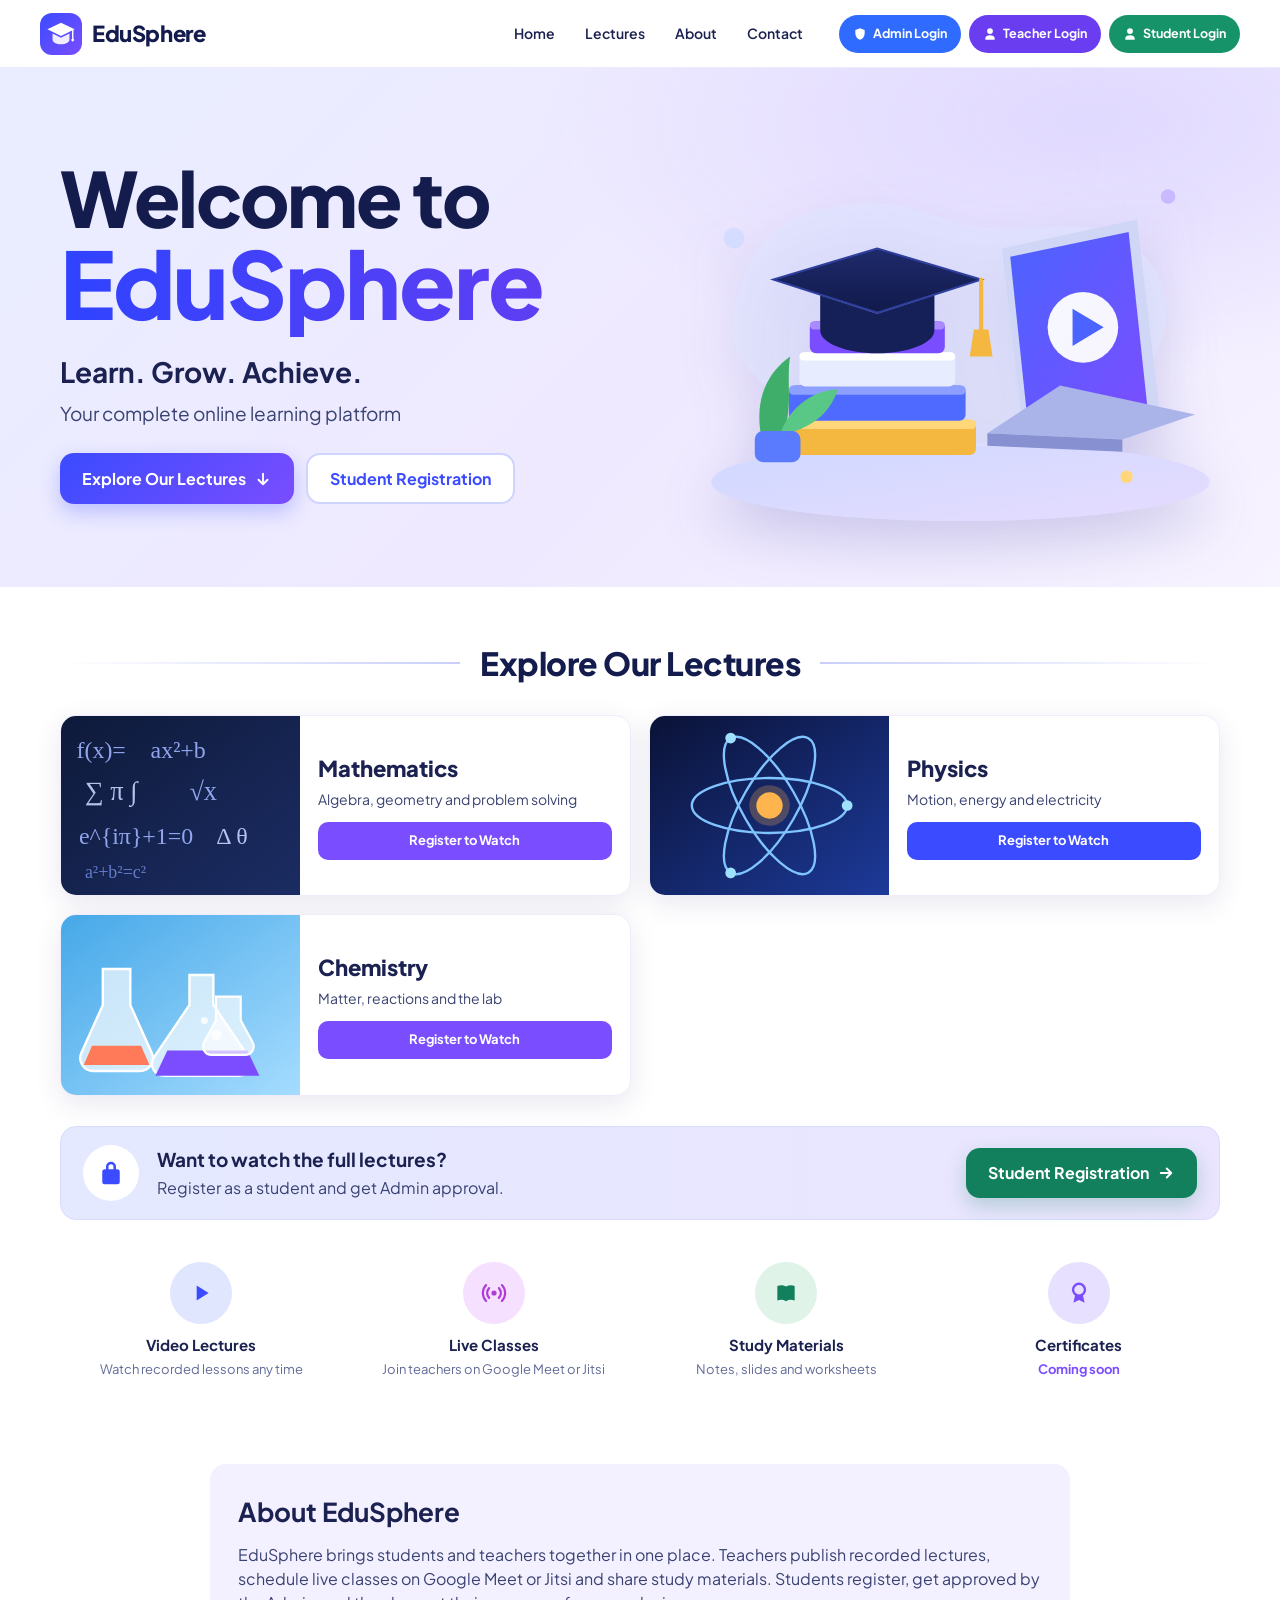
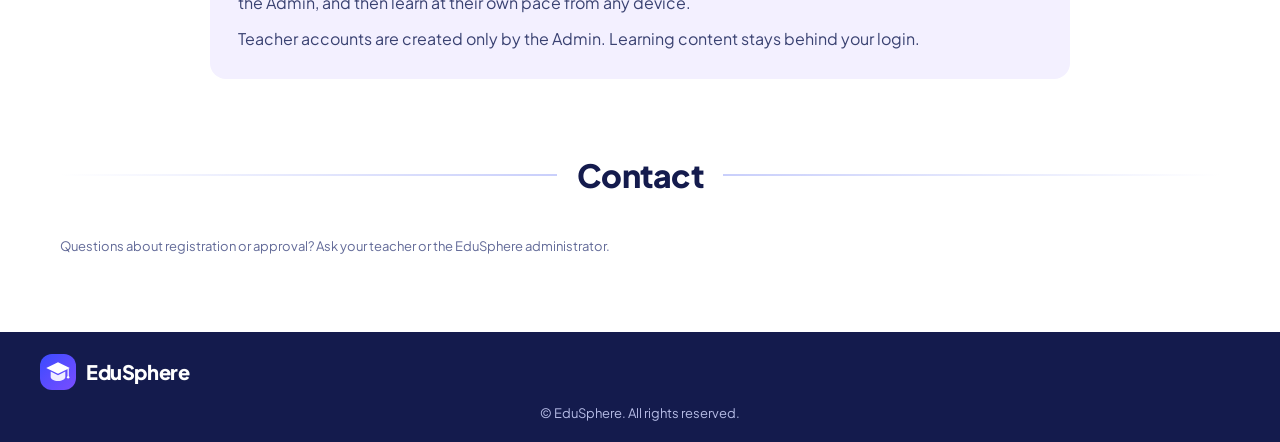
<file: index.html>
<!doctype html>
<html lang="en">
<head>
<meta charset="utf-8">
<meta name="viewport" content="width=device-width, initial-scale=1">
<meta name="theme-color" content="#3b4bff">
<meta name="description" content="EduSphere - video lectures, live classes and study materials for approved students.">
<title>EduSphere | Learn. Grow. Achieve.</title>
<link rel="icon" href="assets/favicon.svg" type="image/svg+xml">
<meta name="mobile-web-app-capable" content="yes">
<meta name="apple-mobile-web-app-capable" content="yes">
<link rel="manifest" href="manifest.webmanifest">
<link rel="apple-touch-icon" href="assets/apple-touch-icon.png">
<link rel="preconnect" href="https://fonts.googleapis.com">
<link rel="preconnect" href="https://fonts.gstatic.com" crossorigin>
<link href="https://fonts.googleapis.com/css2?family=Plus+Jakarta+Sans:wght@400;500;600;700;800&display=swap" rel="stylesheet">
<link rel="stylesheet" href="css/styles.css?v=20261120-playlist-fullscreen-2">
</head>
<body data-view="site">
<a class="skip" href="#main">Skip to content</a>

<!-- =================== PUBLIC SITE =================== -->
<div id="site">
<header class="site-header" id="top">
  <a class="brand" href="#home" aria-label="EduSphere home"><span class="brand-mark"><img src="assets/logo.svg" alt="" width="30" height="30"></span><span>EduSphere</span></a>
  <button class="menu-toggle" id="menuToggle" aria-label="Open menu" aria-expanded="false" aria-controls="mainNav"><span></span><span></span><span></span></button>
  <nav class="main-nav" id="mainNav" aria-label="Main">
    <a href="#home">Home</a><a href="#lectures">Lectures</a><a href="#about">About</a><a href="#contact">Contact</a>
    <span class="nav-logins">
      <button class="pill pill-admin" data-login="admin" type="button"><svg viewBox="0 0 24 24" width="14" height="14" aria-hidden="true"><path fill="currentColor" d="M12 2 4 5v6c0 5 3.4 9.3 8 11 4.6-1.7 8-6 8-11V5l-8-3Z"/></svg>Admin Login</button>
      <button class="pill pill-teacher" data-login="teacher" type="button"><svg viewBox="0 0 24 24" width="14" height="14" aria-hidden="true"><path fill="currentColor" d="M12 12a5 5 0 1 0 0-10 5 5 0 0 0 0 10Zm0 2c-4.4 0-8 2.2-8 5v3h16v-3c0-2.8-3.6-5-8-5Z"/></svg>Teacher Login</button>
      <button class="pill pill-student" data-login="student" type="button"><svg viewBox="0 0 24 24" width="14" height="14" aria-hidden="true"><path fill="currentColor" d="M12 12a5 5 0 1 0 0-10 5 5 0 0 0 0 10Zm0 2c-4.4 0-8 2.2-8 5v3h16v-3c0-2.8-3.6-5-8-5Z"/></svg>Student Login</button>
    </span>
  </nav>
</header>

<main id="main">
<section class="hero" id="home">
  <div class="hero-inner">
    <div class="hero-copy">
      <h1><span class="h1-a">Welcome to</span><span class="h1-b">EduSphere</span></h1>
      <p class="tag">Learn. Grow. Achieve.</p>
      <p class="sub">Your complete online learning platform</p>
      <div class="hero-actions">
        <a class="btn btn-primary btn-lg" href="#lectures">Explore Our Lectures <svg viewBox="0 0 24 24" width="18" height="18" aria-hidden="true"><path fill="none" stroke="currentColor" stroke-width="2.5" stroke-linecap="round" stroke-linejoin="round" d="M12 5v14m-6-6 6 6 6-6"/></svg></a>
        <button class="btn btn-ghost btn-lg" type="button" data-register>Student Registration</button>
      </div>
    </div>
    <div class="hero-art"><img src="assets/hero.svg" alt="A graduation cap resting on books next to a laptop playing a lecture" width="520" height="400" fetchpriority="high"></div>
  </div>
</section>

<section class="section" id="lectures">
  <h2 class="section-title"><span>Explore Our Lectures</span></h2>
  <div class="subject-grid" id="subjectGrid">
    <article class="subject-card" data-subject="Mathematics"><img src="assets/mathematics.svg" alt="" loading="lazy" width="400" height="300"><div><h3>Mathematics</h3><p class="sc-sub">Algebra, geometry and problem solving</p><button class="btn btn-play alt" data-register type="button">Register to Watch</button></div></article>
    <article class="subject-card" data-subject="Physics"><img src="assets/physics.svg" alt="" loading="lazy" width="400" height="300"><div><h3>Physics</h3><p class="sc-sub">Motion, energy and electricity</p><button class="btn btn-play" data-register type="button">Register to Watch</button></div></article>
    <article class="subject-card" data-subject="Chemistry"><img src="assets/chemistry.svg" alt="" loading="lazy" width="400" height="300"><div><h3>Chemistry</h3><p class="sc-sub">Matter, reactions and the lab</p><button class="btn btn-play alt" data-register type="button">Register to Watch</button></div></article>
  </div>

  <div id="publicLectures" hidden>
    <h3 class="subhead">Latest lectures</h3>
    <div class="preview-grid" id="publicLectureGrid"></div>
    <p class="fine">Previews only. Full lectures open after your registration is approved.</p>
  </div>

  <div class="banner-cta">
    <div class="lock" aria-hidden="true"><svg viewBox="0 0 24 24" width="30" height="30"><path fill="#3b4bff" d="M17 9h-1V7a4 4 0 0 0-8 0v2H7a2 2 0 0 0-2 2v8a2 2 0 0 0 2 2h10a2 2 0 0 0 2-2v-8a2 2 0 0 0-2-2Zm-7-2a2 2 0 1 1 4 0v2h-4V7Z"/></svg></div>
    <div class="bc-text"><strong>Want to watch the full lectures?</strong><span>Register as a student and get Admin approval.</span></div>
    <button class="btn btn-green btn-lg" type="button" data-register>Student Registration <svg viewBox="0 0 24 24" width="18" height="18" aria-hidden="true"><path fill="none" stroke="currentColor" stroke-width="2.5" stroke-linecap="round" stroke-linejoin="round" d="M5 12h14m-6-6 6 6-6 6"/></svg></button>
  </div>

  <ul class="feature-row" aria-label="What you get">
    <li><span class="fi fi-blue"><svg viewBox="0 0 24 24" width="26" height="26" aria-hidden="true"><path fill="currentColor" d="M8 5v14l11-7L8 5Z"/></svg></span><b>Video Lectures</b><small>Watch recorded lessons any time</small></li>
    <li><span class="fi fi-pink"><svg viewBox="0 0 24 24" width="26" height="26" aria-hidden="true"><circle cx="12" cy="12" r="2.4" fill="currentColor"/><path fill="none" stroke="currentColor" stroke-width="2" stroke-linecap="round" d="M7.5 7.5a6.4 6.4 0 0 0 0 9M16.5 7.5a6.4 6.4 0 0 1 0 9M4.7 4.7a10.4 10.4 0 0 0 0 14.6M19.3 4.7a10.4 10.4 0 0 1 0 14.6"/></svg></span><b>Live Classes</b><small>Join teachers on Google Meet or Jitsi</small></li>
    <li><span class="fi fi-green"><svg viewBox="0 0 24 24" width="26" height="26" aria-hidden="true"><path fill="currentColor" d="M4 5.5C6.5 4.5 9.5 4.5 12 6c2.5-1.5 5.5-1.5 8-.5V19c-2.5-1-5.5-1-8 .5-2.5-1.5-5.5-1.5-8-.5V5.5Z"/></svg></span><b>Study Materials</b><small>Notes, slides and worksheets</small></li>
    <li><span class="fi fi-violet"><svg viewBox="0 0 24 24" width="26" height="26" aria-hidden="true"><circle cx="12" cy="9" r="5.5" fill="none" stroke="currentColor" stroke-width="2.2"/><path fill="currentColor" d="m8.5 13.5-1.7 7.5 5.2-2.6 5.2 2.6-1.7-7.5a7.3 7.3 0 0 1-7 0Z"/></svg></span><b>Certificates</b><small class="soon">Coming soon</small></li>
  </ul>
</section>

<section class="section about" id="about">
  <div class="about-card">
    <h2>About EduSphere</h2>
    <p>EduSphere brings students and teachers together in one place. Teachers publish recorded lectures, schedule live classes on Google Meet or Jitsi and share study materials. Students register, get approved by the Admin, and then learn at their own pace from any device.</p>
    <p>Teacher accounts are created only by the Admin. Learning content stays behind your login.</p>
  </div>
</section>

<section class="section contact" id="contact">
  <h2 class="section-title"><span>Contact</span></h2>
  <div class="contact-grid" id="contactGrid">
    <p class="fine" id="contactEmpty">Questions about registration or approval? Ask your teacher or the EduSphere administrator.</p>
  </div>
</section>
</main>

<footer class="site-footer">
  <div class="foot-row">
    <a class="brand brand-foot" href="#home"><span class="brand-mark"><img src="assets/logo.svg" alt="" width="26" height="26"></span><span>EduSphere</span></a>
    <div class="follow" id="followBox" hidden><span>Follow Us:</span><span id="followLinks"></span></div>
  </div>
  <p class="copy">&copy; <span id="year"></span> EduSphere. All rights reserved.</p>
</footer>
</div>

<!-- =================== SIGNED-IN APP =================== -->
<div id="app" hidden>
  <aside class="sidebar" id="sidebar" aria-label="Sidebar">
    <a class="brand brand-side" href="#" id="sideBrand"><span class="brand-mark"><img src="assets/logo.svg" alt="" width="30" height="30"></span><span>EduSphere</span></a>
    <nav id="sideNav" aria-label="Sections"></nav>
    <button class="side-logout" id="sideLogout" type="button"><svg viewBox="0 0 24 24" width="20" height="20" aria-hidden="true"><path fill="none" stroke="currentColor" stroke-width="2" stroke-linecap="round" stroke-linejoin="round" d="M9 21H5a2 2 0 0 1-2-2V5a2 2 0 0 1 2-2h4m7 14 5-5-5-5m5 5H9"/></svg><span>Logout</span></button>
  </aside>
  <div class="scrim" id="scrim" hidden></div>
  <div class="app-main">
    <header class="topbar">
      <button class="hamb" id="hamb" type="button" aria-label="Open menu" aria-controls="sidebar" aria-expanded="false"><span></span><span></span><span></span></button>
      <div class="who"><span class="avatar" id="avatar" aria-hidden="true"></span><span class="who-text">Welcome,<b id="whoName"></b></span></div>
      <button class="btn btn-danger" id="topLogout" type="button">Sign Out <svg viewBox="0 0 24 24" width="16" height="16" aria-hidden="true"><path fill="none" stroke="currentColor" stroke-width="2.4" stroke-linecap="round" stroke-linejoin="round" d="M5 12h14m-6-6 6 6-6 6"/></svg></button>
    </header>
    <main class="view" id="view" tabindex="-1"></main>
  </div>
</div>

<!-- =================== DIALOGS =================== -->
<dialog id="loginDlg" class="dlg" aria-labelledby="loginTitle">
  <button class="dlg-x" type="button" data-close aria-label="Close">&times;</button>
  <div class="dlg-brand"><img src="assets/logo.svg" alt="" width="28" height="28"></div>
  <h2 id="loginTitle">Sign in to EduSphere</h2>
  <p class="dlg-sub" id="loginSub">Choose your portal and enter your account details.</p>
  <div class="role-tabs" id="roleTabs" role="tablist" aria-label="Portal">
    <button type="button" role="tab" data-role="admin">Admin</button><button type="button" role="tab" data-role="teacher">Teacher</button><button type="button" role="tab" data-role="student">Student</button>
  </div>
  <form id="loginForm" class="form" novalidate>
    <label>Email<input name="email" type="email" autocomplete="username" placeholder="you@example.com" required></label>
    <label>Password<input name="password" type="password" autocomplete="current-password" placeholder="Your password" required></label>
    <p class="form-msg" id="loginMsg" role="alert" hidden></p>
    <button class="btn btn-primary btn-block" type="submit">Sign in</button>
  </form>
  <p class="dlg-foot"><button class="link" type="button" id="forgotBtn">Forgot password?</button></p>
  <p class="dlg-foot" id="loginRegisterLine">New student? <button class="link" type="button" data-register>Register here</button></p>
  <p class="notice" id="setupNotice" hidden>Setup needed: add your Supabase anon key in <code>config.js</code>.</p>
</dialog>

<dialog id="registerDlg" class="dlg dlg-wide" aria-labelledby="regTitle">
  <button class="dlg-x" type="button" data-close aria-label="Close">&times;</button>
  <div class="dlg-brand"><img src="assets/logo.svg" alt="" width="28" height="28"></div>
  <h2 id="regTitle">Student registration</h2>
  <p class="dlg-sub">Submit your details. Your account stays <b>pending</b> until the Admin approves it.</p>
  <form id="registerForm" class="form form-2" novalidate>
    <label>Full name<input name="full_name" autocomplete="name" required maxlength="100"></label>
    <label>Mobile number<input name="phone" type="tel" inputmode="tel" autocomplete="tel" pattern="[0-9+() \-]{8,18}" required></label>
    <label>Email<input name="email" type="email" autocomplete="email" required></label>
    <label>Student ID <small>(optional)</small><input name="student_id" maxlength="40"></label>
    <label>Course<select name="course" required><option value="">Select course</option><option>ANM</option><option>GNM</option><option>B.Sc. Nursing</option><option>Other</option></select></label>
    <label>Year / semester<select name="academic_year" required><option value="">Select year</option><option>First Year</option><option>Second Year</option><option>Third Year</option><option>Fourth Year</option><option>Other</option></select></label>
    <label class="span2">Create password<input name="password" type="password" minlength="8" autocomplete="new-password" required placeholder="At least 8 characters"></label>
    <label class="check span2"><input type="checkbox" name="confirm" required> I confirm that the information is correct.</label>
    <p class="form-msg span2" id="regMsg" role="alert" hidden></p>
    <button class="btn btn-green btn-block span2" type="submit">Submit registration</button>
  </form>
  <p class="dlg-foot">Already registered? <button class="link" type="button" data-login="student">Student login</button></p>
</dialog>

<dialog id="recoverDlg" class="dlg" aria-labelledby="recTitle">
  <button class="dlg-x" type="button" data-close aria-label="Close">&times;</button>
  <h2 id="recTitle">Set a new password</h2>
  <p class="dlg-sub">Choose a password with at least 8 characters.</p>
  <form id="recoverForm" class="form" novalidate>
    <label>New password<input name="password" type="password" minlength="8" autocomplete="new-password" required></label>
    <label>Repeat password<input name="password2" type="password" minlength="8" autocomplete="new-password" required></label>
    <p class="form-msg" id="recMsg" role="alert" hidden></p>
    <button class="btn btn-primary btn-block" type="submit">Save password</button>
  </form>
</dialog>

<dialog id="modalDlg" class="dlg dlg-wide" aria-labelledby="modalTitle"><button class="dlg-x" type="button" data-close aria-label="Close">&times;</button><div id="modalBody"></div></dialog>
<dialog id="confirmDlg" class="dlg dlg-sm" aria-labelledby="confirmTitle"><h2 id="confirmTitle"></h2><p id="confirmText" class="dlg-sub"></p><div class="row-end"><button class="btn btn-soft" type="button" id="confirmNo">Cancel</button><button class="btn btn-danger" type="button" id="confirmYes">Delete</button></div></dialog>

<div class="toast" id="toast" role="status" aria-live="polite"></div>
<script src="config.js"></script>
<script type="module" src="js/main.js?v=20261120-gallery-upload-2"></script>
</body>
</html>
</file>
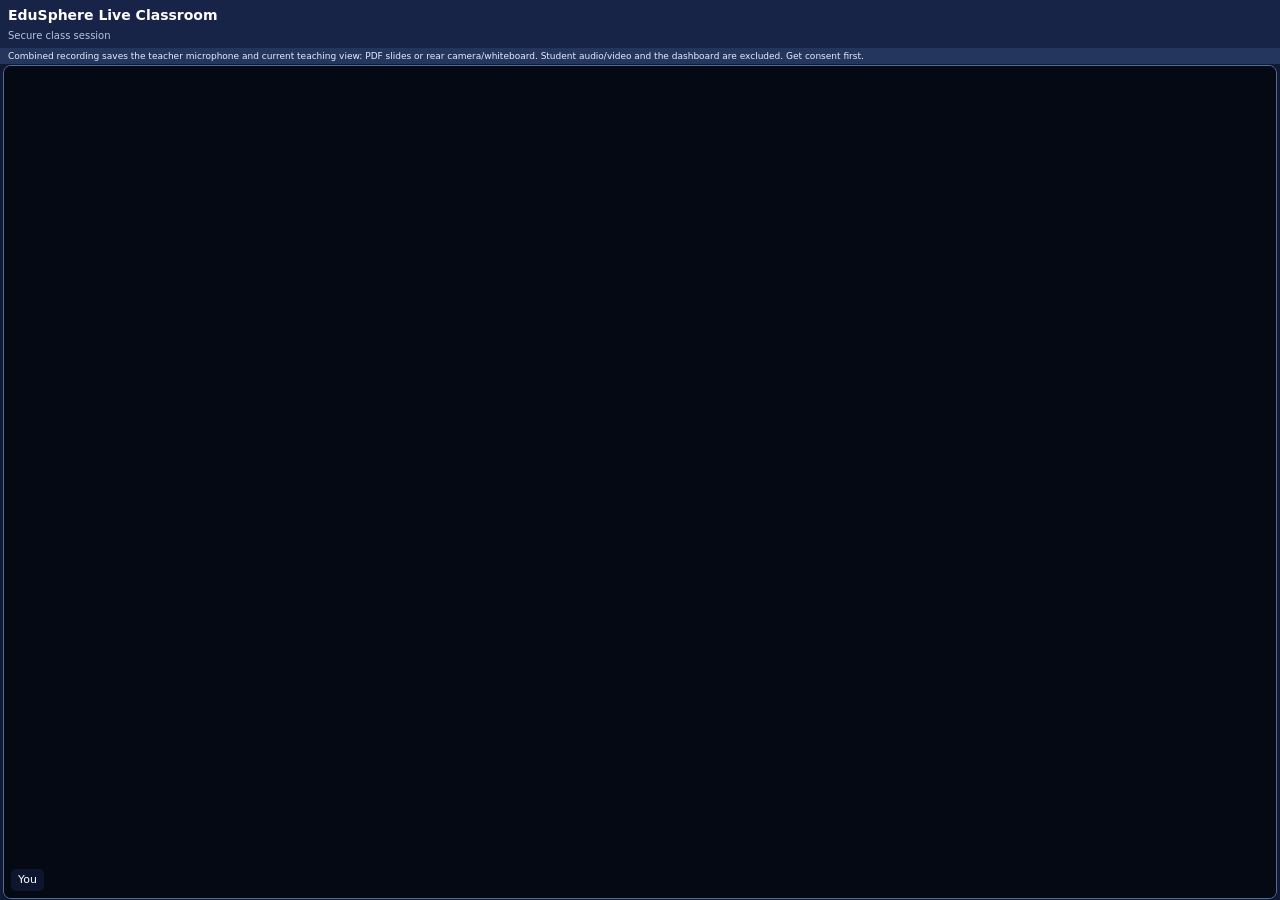
<file: classroom.html>
<!doctype html>
<html lang="en">
<head>
<meta charset="utf-8"><meta name="viewport" content="width=device-width,initial-scale=1,viewport-fit=cover">
<meta name="theme-color" content="#101a35"><title>EduSphere Live Classroom</title>
<link rel="stylesheet" href="css/styles.css?v=20261119-classroom-polish1">
<style>
*{box-sizing:border-box}
html,body{margin:0;width:100%;height:100%;overflow:hidden;background:#101a35;color:#fff;font-family:system-ui,sans-serif}
.room-shell{height:100vh;height:100dvh;display:flex;flex-direction:column;overflow:hidden}
.room-head{flex:0 0 auto;display:flex;align-items:center;justify-content:space-between;gap:6px;padding:5px 8px;background:#172447;z-index:30;min-height:42px}
.room-head h1{font-size:14px;margin:0}.room-head small{display:block;color:#b9c5df;font-size:10px;margin-top:2px}
.room-actions{display:flex;gap:5px;flex-wrap:wrap}.room-actions button{border:0;border-radius:7px;padding:7px 9px;font-size:11px;font-weight:700}
.record-start{background:#e53945;color:#fff}.record-stop{background:#f3c34e;color:#222}.leave{background:#e9edf5;color:#172447}
.room-status{flex:0 0 auto;padding:2px 8px;color:#d5def1;font-size:10px;line-height:1.2;white-space:nowrap;overflow:hidden;text-overflow:ellipsis;max-height:18px}
.record-note{flex:0 0 auto;padding:3px 8px;background:#24365e;color:#e6edff;font-size:9px;line-height:1.15;max-height:25px;overflow:hidden}
.pdf-tools{display:none!important}
.room-status{display:none!important}
.pdf-tools label{border:0;border-radius:5px;padding:4px 6px;font-weight:700;background:#e8efff;color:#172447;white-space:nowrap;font-size:9px;line-height:1}
.pdf-tools input{max-width:160px;color:#fff}
.room-stage{flex:1 1 auto;min-height:0;padding:1px 3px;display:flex;overflow:hidden}
.participant-grid{width:100%;height:100%;min-height:0;display:grid;grid-template-columns:repeat(auto-fit,minmax(min(100%,220px),1fr));grid-auto-rows:minmax(0,1fr);gap:7px;overflow:auto;align-content:stretch}.participant-tile{position:relative;width:100%;height:100%;min-height:0;background:#050914;border-radius:8px;overflow:hidden;display:flex;align-items:center;justify-content:center}.participant-tile video{width:100%;height:100%;max-height:100%;object-fit:cover}.participant-tile span{position:absolute;left:7px;bottom:7px;background:#101a35cc;padding:3px 7px;border-radius:5px;font-size:11px}.local-tile{border:1px solid #526b9c}.camera-placeholder{display:none;position:absolute;inset:0;z-index:2;flex-direction:column;align-items:center;justify-content:center;gap:10px;background:radial-gradient(circle at 50% 35%,#253b72,#101a35 70%);color:#fff;text-align:center}.camera-placeholder strong{font-size:16px}.camera-placeholder small{color:#c5d2f2;font-size:12px}.teacher-avatar-mark{width:66px;height:66px;border-radius:22px;display:grid;place-items:center;background:linear-gradient(135deg,#7c5cff,#31a5e8);font-size:30px;font-weight:900;box-shadow:0 8px 24px #0005}#localPreview.camera-off+.camera-placeholder{display:flex}#localPreview.camera-off{visibility:hidden}
/* Keep the teacher preview unmirrored so writing and gestures read normally. */
#localPreview{transform:none!important;-webkit-transform:none!important;}
.pdf-viewer{display:none}
.pdf-viewer.active{position:fixed;z-index:100;left:0;right:0;top:0;bottom:0;display:flex;flex-direction:column;min-height:0;background:#dce3f0;color:#172447;padding:5px;overflow:hidden}
.pdf-bar{flex:0 0 auto;display:flex;align-items:center;justify-content:center;gap:7px;flex-wrap:wrap;margin-bottom:4px;font-size:11px}
.pdf-bar button{padding:8px 11px;border:0;border-radius:8px;font-weight:800;font-size:12px;background:#263f69;color:#fff}.pdf-bar button:disabled{opacity:.4}
.pdf-canvas-wrap{flex:1 1 auto;min-height:0;width:100%;display:block;overflow:auto;text-align:center;overscroll-behavior:contain}
.pdf-canvas-wrap canvas{display:block;max-width:none;max-height:none;width:100%;height:auto;margin:0 auto;object-fit:contain;background:#fff;box-shadow:0 2px 12px #0003}
.pdf-message{text-align:center;padding:2px;font-size:10px}
.room-toast{flex:0 0 auto;padding:12px 10px;color:#fff;font-size:14px;max-height:35vh;overflow:auto;text-align:center;line-height:1.5}
 .class-tools{display:flex;gap:8px;flex-wrap:wrap;padding:6px 8px;background:#172447;align-items:flex-start}
.class-panel{background:#24365e;border-radius:8px;padding:7px;min-width:145px;max-width:48%;flex:1;color:#fff;font-size:11px}
.class-panel h2{font-size:12px;margin:0 0 5px}.class-panel ul{margin:0;padding-left:18px;max-height:76px;overflow:auto}.chat-messages{height:74px;overflow:auto;background:#101a35;border-radius:5px;padding:4px}.chat-line{margin:3px 0;overflow-wrap:anywhere}.chat-line.own{color:#b9e5c7}.chat-compose{display:flex;gap:4px;margin-top:4px}.chat-compose input{min-width:0;flex:1;padding:6px;border-radius:5px;border:0}.chat-compose button{padding:6px;border:0;border-radius:5px;font-weight:700}.end-students{background:#a92335;color:white}.ended-screen{height:100%;display:grid;place-items:center;padding:24px;background:#101a35}.ended-card{max-width:420px;text-align:center;background:#1b2c50;border-radius:16px;padding:28px}.ended-card h1{font-size:26px}.ended-card p{color:#d5def1;line-height:1.5}
.hidden{display:none!important}
@media(max-width:600px){
 .room-head{padding:3px 5px;min-height:38px}.room-head h1{font-size:11px}.room-head small{font-size:9px}.room-actions{gap:3px}.room-actions button{padding:5px 6px;font-size:9px}.record-note{display:none}.room-status{font-size:9px;max-height:16px}.pdf-tools{min-height:29px;padding:2px 5px;gap:4px}.pdf-tools label{padding:3px 5px;font-size:8px}.pdf-tools span{font-size:9px;white-space:nowrap;overflow:hidden;text-overflow:ellipsis}
 .room-stage{padding:0}.participant-grid{grid-template-columns:repeat(auto-fit,minmax(min(100%,150px),1fr));grid-auto-rows:minmax(0,1fr);gap:2px}.participant-tile{min-height:0;height:100%;border-radius:0}
 .pdf-tools{padding:2px 5px;gap:4px}.pdf-tools label{padding:3px 5px;font-size:8px}
 .pdf-viewer.active{top:0;padding:4px}
 .pdf-bar{gap:4px}.pdf-bar button{padding:6px 7px;font-size:10px}
}

.menu-wrap{position:relative;z-index:60}.menu-toggle{width:38px;height:38px;border:0;border-radius:50%;background:#30456f;color:#fff;font-size:26px;line-height:1;font-weight:800}
.control-menu{display:none;position:absolute;right:0;top:43px;min-width:205px;max-width:80vw;padding:7px;background:#172447;border:1px solid #526b9c;border-radius:12px;box-shadow:0 8px 30px #0008;flex-direction:column;gap:5px}
.control-menu.open{display:flex;max-height:calc(100dvh - 58px);overflow-y:auto}.control-menu button,.control-menu label{display:block;width:100%;text-align:left;cursor:pointer;border:0;border-radius:7px;padding:10px 12px;font-size:13px;font-weight:700;background:#e8efff;color:#172447}
.control-menu button.hidden{display:none!important}.control-menu .record-start{background:#e53945;color:white}.control-menu .record-stop{background:#f3c34e;color:#222}.control-menu .end-students{background:#a92335;color:white}.control-menu .leave{background:#fff;color:#172447}
.control-menu input[type=file]{display:none}
.floating-panels{position:absolute;z-index:110;right:8px;top:52px;display:flex;flex-direction:column;gap:7px;max-width:min(330px,calc(100vw - 16px));pointer-events:none}
.floating-panels .class-panel{pointer-events:auto;max-width:100%;width:min(350px,calc(100vw - 16px));box-shadow:0 12px 36px #000a;border:1px solid #637aa8;border-radius:14px;padding:12px}
.chat-messages{height:min(42vh,320px);min-height:160px;overflow-y:auto;background:#0b142b;border:1px solid #34486f;border-radius:10px;padding:10px;display:flex;flex-direction:column;gap:8px}
.chat-line{max-width:88%;align-self:flex-start;margin:0;padding:8px 11px;border-radius:12px 12px 12px 3px;background:#293c62;color:#f3f6ff;font-size:13px;line-height:1.4;overflow-wrap:anywhere}
.chat-line.own{align-self:flex-end;background:#245b83;border-radius:12px 12px 3px 12px;color:white}
.chat-line b{display:block;font-size:10px;color:#bcd3f4;margin-bottom:2px}
.chat-compose{display:flex;gap:7px;margin-top:9px}.chat-compose input{min-width:0;flex:1;padding:10px 12px;border-radius:10px;border:1px solid #637aa8;background:#f7f9ff;color:#172447;font-size:14px}.chat-compose button{padding:9px 15px;border:0;border-radius:10px;background:#5ba7e8;color:#08203a;font-weight:800}
.panel-heading{padding-bottom:8px;border-bottom:1px solid #465b82;margin-bottom:8px}.panel-heading h2{font-size:14px}.panel-heading button{width:30px;height:30px;border-radius:50%;background:#34496f}
.panel-heading{display:flex;align-items:center;justify-content:space-between}.panel-heading button{border:0;background:transparent;color:#fff;font-size:22px}
.room-stage{position:relative}
.room-toast{position:fixed;z-index:250;left:50%;top:54px;bottom:auto;transform:translate(-50%,-8px);width:max-content;max-width:calc(100vw - 28px);padding:10px 16px;background:#172447;border:1px solid #637aa8;border-radius:12px;box-shadow:0 8px 24px #0008;font-size:13px;opacity:0;visibility:hidden;pointer-events:none;transition:opacity .18s,transform .18s,visibility .18s}
.room-toast.show{opacity:1;visibility:visible;transform:translate(-50%,0)}
#localPreview{background:#050914}

</style>
</head>
<body>
<div class="room-shell">
<header class="room-head"><div><h1 id="roomTitle">EduSphere Live Classroom</h1><small id="roomUser">Secure class session</small></div><div class="menu-wrap"><button id="menuToggle" class="menu-toggle" type="button" aria-label="Class options" aria-expanded="false">⋮</button><nav id="controlMenu" class="control-menu"><button id="recordStart" class="record-start hidden" type="button">● Start Recording</button><button id="recordStop" class="record-stop hidden" type="button" disabled>Stop & Save</button><button id="endForStudents" class="end-students hidden" type="button">End Class for Students</button><label id="pdfUploadLabel" class="menu-action hidden">Share PDF<input id="pdfFile" type="file" accept="application/pdf,.pdf"></label><button id="toggleMic" class="menu-action" type="button">Mute Mic</button><button id="toggleCamera" class="menu-action" type="button">Turn Camera Off</button><button id="switchCamera" class="menu-action" type="button">Front / Back</button><button id="showChat" class="menu-action" type="button">Open chat</button><button id="showRoster" class="menu-action" type="button">Participants</button><button id="enableMic" class="menu-action hidden" type="button">Turn microphone on</button><button id="leaveRoom" class="leave" type="button">Leave Class</button></nav></div></header>
<div class="record-note" id="recordNote">Combined recording saves the teacher microphone and current teaching view: PDF slides or rear camera/whiteboard. Student audio/video and the dashboard are excluded. Get consent first.</div>
<div class="room-status" id="roomStatus">Connecting to secure classroom…</div>
<div class="floating-panels"><section id="rosterPanel" class="class-panel hidden"><h2>Participants (<span id="participantCount">1</span>)</h2><ul id="participantList"><li>You</li></ul></section><section id="chatPanel" class="class-panel hidden"><div class="panel-heading"><h2>Live chat</h2><button type="button" id="closeChat" aria-label="Close chat" onclick="this.closest(&quot;.class-panel&quot;).classList.add(&quot;hidden&quot;)">×</button></div><div class="chat-messages" id="chatMessages" aria-live="polite"></div><div class="chat-compose"><input id="chatInput" maxlength="500" placeholder="Message the class" aria-label="Chat message"><button id="chatSend" type="button">Send</button></div></section></div>
<div class="pdf-tools" id="pdfTools"><span id="pdfStatus">Ready</span></div>
<section class="pdf-viewer" id="pdfViewer"><div class="pdf-bar"><b id="pdfName">Class PDF</b><button id="pdfPrev" type="button">Previous</button><span id="pdfPage">Page 0 / 0</span><button id="pdfNext" type="button">Next Page ›</button><button id="pdfSave" class="hidden" type="button">Save to EduSphere</button><button id="pdfClose" type="button">← Back to Camera</button></div><div class="pdf-canvas-wrap"><canvas id="pdfCanvas"></canvas></div><div class="pdf-message" id="pdfMessage"></div></section>
<main class="room-stage"><div id="participantGrid" class="participant-grid"><div class="participant-tile local-tile"><video id="localPreview" autoplay muted playsinline></video><div id="teacherCameraPlaceholder" class="camera-placeholder"><div class="teacher-avatar-mark">E</div><strong id="teacherPlaceholderName">Teacher</strong><small>Camera is off</small></div><span>You</span></div></div></main>
<div class="room-toast" id="roomToast" role="status" aria-live="polite"></div>
</div>
<script src="config.js"></script>
<script type="module" src="js/classroom.js?v=20261120-camera-lifecycle-4"></script>
</body></html>
</file>
<file: css/styles.css>
:root{
  --blue:#3b4bff;--blue-2:#5a6bff;--violet:#7a4dff;--navy:#141b4d;--navy-2:#1d2662;
  --lav:#f3f0ff;--lav-2:#e9e5ff;--ink:#1b2150;--muted:#626a98;--line:#e3e1f5;
  --green:#12805c;--green-2:#0f6b4c;--red:#e5484d;--amber:#b7791f;--white:#fff;
  --shadow:0 8px 28px rgba(40,40,120,.10);--shadow-sm:0 3px 12px rgba(40,40,120,.08);
  --r:16px;--font:"Plus Jakarta Sans",system-ui,-apple-system,"Segoe UI",Roboto,Arial,sans-serif;
}
*,*::before,*::after{box-sizing:border-box}
html{scroll-behavior:smooth;-webkit-text-size-adjust:100%}
body{margin:0;font-family:var(--font);color:var(--ink);background:#fff;line-height:1.5;overflow-x:hidden}
[hidden]{display:none!important}
img,svg{max-width:100%}
img{height:auto}
button,input,select,textarea{font:inherit;color:inherit}
button{cursor:pointer}
a{color:inherit}
h1,h2,h3,h4,p{margin:0}
:focus-visible{outline:3px solid #9aa4ff;outline-offset:2px;border-radius:6px}
.skip{position:absolute;left:-999px;top:8px;background:#fff;color:var(--blue);padding:8px 12px;border-radius:8px;z-index:200}
.skip:focus{left:8px}
body[data-view="site"] #app{display:none!important}
body[data-view="app"] #site, body[data-view="app"] #site *{visibility:hidden!important} body[data-view="app"] #site{display:none!important;position:absolute!important;inset:auto!important;width:0!important;height:0!important;overflow:hidden!important} body[data-view="app"] #app{display:block!important}

/* ---------- Buttons ---------- */
.btn{display:inline-flex;align-items:center;justify-content:center;gap:8px;border:0;border-radius:12px;padding:10px 16px;font-weight:700;font-size:14px;text-decoration:none;min-height:42px;transition:transform .15s,box-shadow .15s,background .15s;line-height:1.2}
.btn:hover{transform:translateY(-1px)}
.btn:disabled{opacity:.55;cursor:not-allowed;transform:none}
.btn-primary{background:linear-gradient(135deg,var(--blue),var(--violet));color:#fff;box-shadow:0 8px 20px rgba(59,75,255,.28)}
.btn-green{background:var(--green);color:#fff;box-shadow:0 8px 20px rgba(18,128,92,.25)}
.btn-danger{background:#ff5b5f;color:#fff}
.btn-soft{background:var(--lav);color:var(--blue)}
.btn-ghost{background:#fff;color:var(--blue);border:2px solid #cfd4ff}
.btn-outline-danger{background:#fff;color:var(--red);border:1.5px solid #f3c2c4}
.btn-lg{padding:14px 22px;font-size:16px;min-height:50px;border-radius:14px}
.btn-block{width:100%}
.btn-sm{padding:7px 12px;min-height:34px;font-size:13px;border-radius:10px}
.btn-play{background:var(--blue);color:#fff;padding:9px 16px;border-radius:10px;font-size:13px;min-height:38px}
.btn-play.alt{background:var(--violet)}
.link{background:none;border:0;padding:0;color:var(--blue);font-weight:700;text-decoration:underline;cursor:pointer}

/* ---------- Public header ---------- */
.site-header{position:sticky;top:0;z-index:50;display:flex;align-items:center;justify-content:space-between;gap:16px;padding:10px max(20px,calc((100vw - 1200px)/2));background:rgba(255,255,255,.96);backdrop-filter:blur(8px);border-bottom:1px solid #eceafb;min-height:68px}
.brand{display:inline-flex;align-items:center;gap:10px;font-weight:800;font-size:22px;color:var(--navy);text-decoration:none;letter-spacing:-.4px}
.brand-mark{display:grid;place-items:center;width:42px;height:42px;border-radius:12px;background:linear-gradient(135deg,var(--blue),var(--violet))}
.main-nav{display:flex;align-items:center;gap:26px}
.main-nav>a{font-weight:600;font-size:14px;text-decoration:none;color:var(--ink);padding:6px 2px}
.main-nav>a:hover{color:var(--blue)}
.nav-logins{display:flex;gap:8px;margin-left:8px}
.pill{display:inline-flex;align-items:center;gap:6px;border:0;border-radius:999px;padding:9px 14px;font-weight:700;font-size:12.5px;color:#fff;min-height:38px;white-space:nowrap}
.pill-admin{background:#2f6bff}.pill-teacher{background:#6a3df0}.pill-student{background:#17936a}
.pill:hover{filter:brightness(1.08)}
.menu-toggle,.hamb{display:none;width:44px;height:44px;border:0;background:var(--lav);border-radius:12px;flex-direction:column;justify-content:center;align-items:center;gap:5px}
.menu-toggle span,.hamb span{display:block;width:20px;height:2.5px;background:var(--navy);border-radius:2px}

/* ---------- Hero ---------- */
.hero{background:radial-gradient(900px 420px at 85% 10%,#e0d9ff 0,transparent 60%),linear-gradient(135deg,#e9edff 0,#efe9ff 55%,#f7f3ff 100%);position:relative;overflow:hidden}
.hero-inner{max-width:1200px;margin:auto;padding:56px 20px 48px;display:grid;grid-template-columns:1.05fr .95fr;gap:24px;align-items:center}
.hero h1{font-size:clamp(40px,6.2vw,76px);line-height:1.02;font-weight:800;letter-spacing:-2px;color:var(--navy)}
.hero h1 span{display:block}
.h1-b{background:linear-gradient(90deg,#2f43ff,#6a3df0);-webkit-background-clip:text;background-clip:text;color:transparent;font-size:1.22em;padding-bottom:.06em}
.hero .tag{font-size:clamp(20px,2.4vw,28px);font-weight:700;margin-top:14px}
.hero .sub{font-size:clamp(16px,1.8vw,19px);color:#3a4272;margin-top:6px}
.hero-actions{display:flex;gap:12px;flex-wrap:wrap;margin-top:26px}
.hero-art img{width:100%;max-width:560px;margin-inline:auto;display:block;filter:drop-shadow(0 22px 28px rgba(60,60,160,.22))}

/* ---------- Sections ---------- */
.section{max-width:1200px;margin:auto;padding:52px 20px 20px}
.section-title{display:flex;align-items:center;gap:20px;font-size:clamp(24px,3vw,32px);font-weight:800;text-align:center;margin-bottom:28px;color:var(--navy);letter-spacing:-.5px}
.section-title::before,.section-title::after{content:"";height:2px;flex:1;background:linear-gradient(90deg,transparent,#c9cffb)}
.section-title::after{background:linear-gradient(270deg,transparent,#c9cffb)}
.subhead{font-size:20px;margin:30px 0 14px}
.subject-grid{display:grid;grid-template-columns:repeat(2,1fr);gap:18px}
.subject-card{display:grid;grid-template-columns:minmax(120px,42%) 1fr;background:#fff;border-radius:var(--r);box-shadow:var(--shadow);overflow:hidden;min-height:140px;border:1px solid #efedfc}
.subject-card img{width:100%;height:100%;object-fit:cover;display:block;min-height:140px}
.subject-card>div{padding:16px 18px;display:flex;flex-direction:column;justify-content:center;gap:4px}
.subject-card h3{font-size:22px;font-weight:800}
.sc-sub{color:#3a4272;font-size:14px;margin-bottom:8px}
.preview-grid{display:grid;grid-template-columns:repeat(auto-fill,minmax(230px,1fr));gap:16px}
.pv-card{border:1px solid var(--line);border-radius:14px;overflow:hidden;background:#fff;box-shadow:var(--shadow-sm)}
.pv-card img{width:100%;aspect-ratio:16/9;object-fit:cover;display:block;background:var(--lav)}
.pv-card div{padding:12px 14px}.pv-card small{color:var(--violet);font-weight:700}.pv-card h4{font-size:16px;margin:2px 0 4px}.pv-card p{font-size:13px;color:var(--muted)}
.fine{font-size:13px;color:var(--muted);margin-top:10px}
.banner-cta{display:flex;align-items:center;gap:18px;margin:30px 0;padding:18px 22px;background:linear-gradient(90deg,#e4e9ff,#ebe5ff);border-radius:var(--r);border:1px solid #d7dcff}
.lock{width:56px;height:56px;border-radius:50%;background:#fff;display:grid;place-items:center;flex:none}
.bc-text{flex:1;display:grid;gap:2px}.bc-text strong{font-size:19px}.bc-text span{color:#3a4272}
.feature-row{list-style:none;padding:0;margin:8px 0 0;display:grid;grid-template-columns:repeat(4,1fr);gap:10px}
.feature-row li{display:flex;flex-direction:column;align-items:center;text-align:center;gap:4px;padding:12px 8px}
.feature-row b{font-size:15px}.feature-row small{color:var(--muted);font-size:13px}.soon{color:var(--violet)!important;font-weight:700}
.fi{width:62px;height:62px;border-radius:50%;display:grid;place-items:center;margin-bottom:6px}
.fi-blue{background:#e1e6ff;color:var(--blue)}.fi-pink{background:#f5e0ff;color:#b23bd8}.fi-green{background:#dff3e8;color:var(--green)}.fi-violet{background:#e7e1ff;color:var(--violet)}
.about-card{background:var(--lav);border-radius:var(--r);padding:28px;max-width:860px;margin-inline:auto;display:grid;gap:12px}
.about-card h2{font-size:26px}.about-card p{color:#3a4272}
.contact-grid{display:grid;grid-template-columns:repeat(auto-fit,minmax(220px,1fr));gap:14px}
.contact-item{background:#fff;border:1px solid var(--line);border-radius:14px;padding:16px;box-shadow:var(--shadow-sm)}
.contact-item small{display:block;color:var(--muted);font-weight:700;margin-bottom:4px}.contact-item a{font-weight:700;color:var(--blue);word-break:break-word}
.site-footer{margin-top:56px;background:var(--navy);color:#fff;padding:22px max(20px,calc((100vw - 1200px)/2)) 18px}
.foot-row{display:flex;align-items:center;justify-content:space-between;gap:16px;flex-wrap:wrap}
.brand-foot{color:#fff;font-size:20px}.brand-foot .brand-mark{width:36px;height:36px}
.follow{display:flex;align-items:center;gap:12px;font-size:14px}.follow a{display:inline-grid;place-items:center;min-width:38px;height:38px;border-radius:50%;background:#2a3380;color:#fff;font-weight:800;text-decoration:none;font-size:13px;padding:0 10px}
.copy{text-align:center;font-size:13px;color:#b6bce6;margin-top:14px}

/* ---------- Dialogs ---------- */
dialog.dlg{border:0;border-radius:20px;padding:28px;width:min(94vw,440px);max-height:92vh;overflow:auto;box-shadow:0 30px 90px rgba(10,15,60,.45);color:var(--ink);background:#fff}
dialog.dlg-wide{width:min(94vw,640px)}
dialog.dlg-sm{width:min(94vw,400px)}
dialog.dlg-xl{width:min(96vw,900px)}
dialog::backdrop{background:rgba(14,18,64,.62)}
.dlg-x{position:absolute;right:12px;top:10px;width:38px;height:38px;border:0;border-radius:50%;background:var(--lav);font-size:24px;line-height:1;color:var(--navy)}
.dlg-brand{width:46px;height:46px;border-radius:14px;background:linear-gradient(135deg,var(--blue),var(--violet));display:grid;place-items:center;margin-bottom:14px}
dialog h2{font-size:24px;letter-spacing:-.4px}
.dlg-sub{color:var(--muted);font-size:14px;margin:6px 0 16px}
.dlg-foot{text-align:center;color:var(--muted);font-size:14px;margin-top:14px}
.role-tabs{display:grid;grid-template-columns:repeat(3,1fr);gap:4px;background:var(--lav);padding:4px;border-radius:12px;margin-bottom:16px}
.role-tabs button{border:0;background:transparent;padding:10px 6px;border-radius:9px;font-weight:700;font-size:14px;color:var(--muted);min-height:42px}
.role-tabs button[aria-selected="true"]{background:#fff;color:var(--blue);box-shadow:var(--shadow-sm)}
.row-end{display:flex;justify-content:flex-end;gap:10px;margin-top:18px;flex-wrap:wrap}
.notice{background:#fff7e3;color:#85601a;border-radius:10px;padding:10px 12px;font-size:13px;margin-top:14px}

/* ---------- Forms ---------- */
.form{display:grid;gap:14px}
.form-2{grid-template-columns:1fr 1fr}
.span2{grid-column:1/-1}
label{display:grid;gap:6px;font-size:13px;font-weight:700;color:#363e72}
label small{font-weight:500;color:var(--muted)}
input:not([type=checkbox]):not([type=radio]):not([type=file]),select,textarea{width:100%;border:1.5px solid #d9dcf3;border-radius:12px;padding:11px 13px;font-size:16px;background:#fff;min-height:46px}
textarea{min-height:84px;resize:vertical}
input[type=file]{font-size:14px;padding:8px;border:1.5px dashed #c3c8ef;border-radius:12px;background:#fafaff;width:100%}
input:focus,select:focus,textarea:focus{outline:none;border-color:var(--blue);box-shadow:0 0 0 4px rgba(59,75,255,.14)}
label.check{display:flex;align-items:flex-start;gap:10px;font-weight:600;font-size:14px}
label.check input{width:20px;height:20px;margin-top:1px;accent-color:var(--blue);flex:none}
.form-msg{padding:10px 12px;border-radius:10px;font-size:14px;background:#ffeef0;color:#a3262c}
.form-msg.ok{background:#e6f6ee;color:#146b48}
.hint{font-size:12.5px;color:var(--muted);font-weight:500}

/* ---------- App shell ---------- */
#app{min-height:100vh;background:#f6f5ff}
.sidebar{position:fixed;inset:0 auto 0 0;width:250px;background:var(--navy);color:#fff;display:flex;flex-direction:column;padding:18px 14px;z-index:60;overflow-y:auto}
.brand-side{color:#fff;margin:2px 6px 22px}
.sidebar nav{display:grid;gap:6px;flex:1;align-content:start}
.sidebar nav button,.side-logout{display:flex;align-items:center;gap:14px;border:0;background:transparent;color:#d6dafc;font-weight:600;font-size:15.5px;padding:13px 14px;border-radius:12px;text-align:left;min-height:48px;width:100%}
.sidebar nav button:hover,.side-logout:hover{background:rgba(255,255,255,.08);color:#fff}
.sidebar nav button[aria-current="page"]{background:linear-gradient(135deg,#3f55ff,#5a6bff);color:#fff;box-shadow:0 6px 16px rgba(63,85,255,.4)}
.sidebar svg{flex:none}
.side-logout{margin-top:12px;border-top:1px solid rgba(255,255,255,.12);border-radius:0 0 12px 12px;padding-top:16px}
.scrim{position:fixed;inset:0;background:rgba(10,14,50,.55);z-index:55}
.app-main{margin-left:250px;min-width:0}
.topbar{position:sticky;top:0;z-index:40;display:flex;align-items:center;justify-content:flex-end;gap:14px;background:#fff;padding:10px 24px;border-bottom:1px solid #ecebfa;min-height:68px}
.who{display:flex;align-items:center;gap:10px;margin-right:auto}
.avatar{width:44px;height:44px;border-radius:50%;background:linear-gradient(135deg,#ffb86b,#ff7aa2);color:#fff;font-weight:800;display:grid;place-items:center;font-size:17px;flex:none}
.who-text{display:grid;font-size:13px;color:var(--muted);line-height:1.2}.who-text b{color:var(--navy);font-size:15px}
.view{padding:22px 24px 48px;max-width:1180px;outline:none}
.view>h1{font-size:26px;letter-spacing:-.4px;margin-bottom:4px}
.page-sub{color:var(--muted);margin-bottom:18px;font-size:14px}
.welcome{position:relative;display:flex;align-items:center;justify-content:space-between;gap:12px;background:linear-gradient(110deg,#3d57ff,#7a4dff);border-radius:20px;color:#fff;padding:26px 30px;overflow:hidden;margin-bottom:18px;min-height:130px}
.welcome h1{font-size:clamp(24px,3.2vw,34px);font-weight:800;letter-spacing:-.5px}
.welcome p{opacity:.92;margin-top:6px;font-size:16px}
.welcome img{height:120px;width:auto;flex:none;filter:drop-shadow(0 10px 14px rgba(10,10,60,.3))}
.stats{display:grid;grid-template-columns:repeat(auto-fit,minmax(180px,1fr));gap:14px;margin-bottom:22px}
.stat{display:flex;align-items:center;gap:14px;border-radius:16px;padding:16px 18px;background:#eef0ff;border:1px solid #e0e4ff}
.stat:nth-child(2){background:#e8f6ee;border-color:#d4ecdf}.stat:nth-child(3){background:#f3eaff;border-color:#e6d9ff}.stat:nth-child(4){background:#fff3e3;border-color:#fbe4c3}
.stat .ic{width:48px;height:48px;border-radius:50%;display:grid;place-items:center;background:var(--blue);color:#fff;flex:none}
.stat:nth-child(2) .ic{background:#1d9e68}.stat:nth-child(3) .ic{background:var(--violet)}.stat:nth-child(4) .ic{background:#f0a020}
.stat b{font-size:26px;line-height:1;display:block}.stat span{color:var(--muted);font-size:13px;font-weight:600}
.sec-head{display:flex;align-items:center;justify-content:space-between;gap:10px;margin:22px 0 12px}
.sec-head h2{font-size:21px;letter-spacing:-.3px}
.sec-head .link{text-decoration:none;font-size:14px}
.card{background:#fff;border-radius:var(--r);border:1px solid #ecebfa;box-shadow:var(--shadow-sm);padding:18px}
.card h3{font-size:17px;margin-bottom:12px}
.grid-2{display:grid;grid-template-columns:repeat(2,minmax(0,1fr));gap:16px}
.grid-form{display:grid;grid-template-columns:minmax(0,380px) minmax(0,1fr);gap:16px;align-items:start}
.continue{display:grid;grid-template-columns:200px 1fr auto;gap:18px;align-items:center;padding:14px}
.continue img{width:100%;aspect-ratio:16/10;object-fit:cover;border-radius:12px;display:block;background:var(--lav)}
.continue h3{margin:0;font-size:22px}.continue p{color:var(--muted);font-size:14px;margin-top:2px}
.bar{height:8px;border-radius:99px;background:#e1e4fb;overflow:hidden;margin-top:12px;max-width:340px}.bar i{display:block;height:100%;background:linear-gradient(90deg,var(--blue),var(--violet));border-radius:99px}
.course-grid{display:grid;grid-template-columns:repeat(auto-fill,minmax(210px,1fr));gap:16px}
.course-card{background:#fff;border-radius:14px;overflow:hidden;border:1px solid #ecebfa;box-shadow:var(--shadow-sm);display:flex;flex-direction:column}
.course-card img{width:100%;aspect-ratio:16/9;object-fit:cover;display:block}
.course-card div{padding:12px 14px}.course-card h3{font-size:17px;margin:0}.course-card p{color:var(--muted);font-size:13px;margin-top:2px}
.mini{display:flex;gap:12px;align-items:center}
.mini .ic{width:52px;height:52px;border-radius:14px;background:var(--lav);display:grid;place-items:center;color:var(--violet);flex:none}
.mini b{display:block}.mini small{color:var(--muted)}
.activity{list-style:none;margin:0;padding:0;display:grid;gap:12px}
.activity li{display:flex;gap:12px;align-items:center}
.activity .dot{width:38px;height:38px;border-radius:50%;background:var(--blue);display:grid;place-items:center;color:#fff;flex:none}
.activity b{font-size:14px;display:block}.activity small{color:var(--muted)}
.empty{padding:22px;border:2px dashed #d7daf5;border-radius:14px;text-align:center;color:var(--muted);font-size:14px;background:#fbfbff}
.list{display:grid;gap:10px}
.row{display:flex;gap:12px;align-items:center;justify-content:space-between;flex-wrap:wrap;border:1px solid #ecebfa;border-radius:14px;padding:12px 14px;background:#fff}
.row .main{flex:1;min-width:200px}.row .main b{display:block;font-size:15px;overflow-wrap:anywhere}.row .main small{display:block;color:var(--muted);font-size:13px;margin-top:2px;overflow-wrap:anywhere}
.row img.th{width:96px;aspect-ratio:16/9;object-fit:cover;border-radius:8px;background:var(--lav);flex:none}
.actions{display:flex;gap:8px;flex-wrap:wrap}
.badge{display:inline-block;font-size:11.5px;font-weight:800;padding:4px 10px;border-radius:999px;background:#fff1d6;color:#8a5a0a;text-transform:capitalize}
.badge.ok{background:#e2f5ea;color:#12714b}.badge.bad{background:#ffe6e8;color:#a3262c}.badge.info{background:#e5e9ff;color:#2b3fd1}.badge.mute{background:#eceef7;color:#5a6290}.badge.warn{background:#fff1d6;color:#8a5a0a}
.chips{display:flex;gap:8px;flex-wrap:wrap;margin-bottom:14px}
.chip{border:1.5px solid #d9dcf3;background:#fff;border-radius:999px;padding:7px 14px;font-weight:700;font-size:13px;color:var(--muted);min-height:38px}
.chip[aria-pressed="true"]{background:var(--blue);border-color:var(--blue);color:#fff}
.lec-grid{display:grid;grid-template-columns:repeat(auto-fill,minmax(250px,1fr));gap:16px}
.lec{background:#fff;border:1px solid #ecebfa;border-radius:14px;overflow:hidden;box-shadow:var(--shadow-sm);display:flex;flex-direction:column}
.lec .tn{position:relative;border:0;padding:0;background:var(--lav);display:block;width:100%}
.lec .tn img{width:100%;aspect-ratio:16/9;object-fit:cover;display:block}
.lec .tn::after{content:"";position:absolute;inset:0;margin:auto;width:52px;height:52px;border-radius:50%;background:rgba(255,255,255,.92) url("data:image/svg+xml,%3Csvg xmlns='http://www.w3.org/2000/svg' viewBox='0 0 24 24'%3E%3Cpath fill='%233b4bff' d='M9 6.5v11l9-5.5-9-5.5Z'/%3E%3C/svg%3E") center/26px no-repeat;box-shadow:0 6px 16px rgba(10,10,80,.25)}
.lec .bd{padding:12px 14px;display:grid;gap:6px;flex:1}
.lec h3{font-size:16px;margin:0}.lec small{color:var(--muted)}
.lec .actions{padding:0 14px 14px}
.table-wrap{overflow-x:auto;-webkit-overflow-scrolling:touch}
table{width:100%;border-collapse:collapse;font-size:13.5px;min-width:620px}
th,td{padding:10px 12px;text-align:left;border-bottom:1px solid #eeedfa;vertical-align:top}
th{font-size:12px;color:var(--muted);text-transform:none;font-weight:800;background:#f8f8ff}
.player{position:relative;padding-top:56.25%;border-radius:14px;overflow:hidden;background:#000;margin:12px 0}
.player iframe{position:absolute;inset:0;width:100%;height:100%;border:0}
.rec-box{display:grid;gap:14px}
.rec-time{font-size:34px;font-weight:800;font-variant-numeric:tabular-nums;color:var(--navy)}
.rec-dot{display:inline-block;width:12px;height:12px;border-radius:50%;background:#bbb;margin-right:8px}
.rec-dot.on{background:var(--red);animation:blink 1s infinite}
@keyframes blink{50%{opacity:.3}}
video.preview{width:100%;max-height:420px;background:#000;border-radius:12px}
.note{background:#f2f0ff;border-radius:12px;padding:12px 14px;font-size:13.5px;color:#39407a}
.note.warn{background:#fff6e0;color:#7a5513}
.note ul{margin:6px 0 0;padding-left:20px}
.search{max-width:320px}
.toast{position:fixed;left:50%;bottom:22px;transform:translate(-50%,20px);background:var(--navy);color:#fff;padding:12px 18px;border-radius:12px;font-size:14px;font-weight:600;opacity:0;pointer-events:none;transition:.25s;z-index:300;max-width:min(92vw,520px);text-align:center;box-shadow:0 10px 30px rgba(0,0,0,.3)}
.toast.show{opacity:1;transform:translate(-50%,0)}
.toast.bad{background:#a3262c}.toast.good{background:#0f6b4c}
.ok-strip{display:flex;gap:10px;align-items:center;background:#e4f6ec;color:#14684a;border-radius:12px;padding:12px 16px;font-weight:700;margin-top:18px}
.skeleton{height:70px;border-radius:14px;background:linear-gradient(90deg,#eceafc,#f6f5ff,#eceafc);background-size:200% 100%;animation:sk 1.2s infinite}
@keyframes sk{to{background-position:-200% 0}}
@media (prefers-reduced-motion:reduce){*{animation:none!important;transition:none!important;scroll-behavior:auto!important}}

/* ---------- EduSphere live classroom ---------- */
.jitsi-stage{margin:0 0 18px;padding:12px;background:#111;color:#fff;border:0;border-radius:16px;box-shadow:0 12px 34px rgba(8,12,45,.22)}
.jitsi-stage-head{display:flex;align-items:center;justify-content:space-between;gap:12px;padding:2px 2px 10px;flex-wrap:wrap}
.jitsi-stage-head>div:first-child{display:grid;gap:2px}
.jitsi-stage-head b{font-size:16px;color:#fff}
.jitsi-stage-head small{font-size:11px;color:#c8c8d4}
.jitsi-hint{color:#c8c8d4;margin:0 2px 10px}
.jitsi-frame{width:100%;height:clamp(520px,78vh,900px);min-height:420px;background:#080808;border-radius:12px;overflow:hidden}
.jitsi-frame iframe{border:0!important}
.jitsi-stage:fullscreen,.jitsi-stage.jitsi-stage-expanded{position:fixed;inset:0;z-index:9999;width:100vw;height:100dvh;max-width:none;max-height:none;margin:0;padding:12px;border-radius:0;overflow:auto;background:#080808}
.jitsi-stage:fullscreen .jitsi-frame,.jitsi-stage.jitsi-stage-expanded .jitsi-frame{height:calc(100dvh - 112px);min-height:260px}
.jitsi-stage:fullscreen .jitsi-hint,.jitsi-stage.jitsi-stage-expanded .jitsi-hint{font-size:12px}
@media(max-width:600px){
  .jitsi-stage{padding:8px}
  .jitsi-stage-head{align-items:flex-start}
  .jitsi-stage-head .actions{width:100%}
  .jitsi-stage-head .actions .btn{flex:1}
  .jitsi-frame{height:68vh;min-height:440px}
  .jitsi-stage:fullscreen,.jitsi-stage.jitsi-stage-expanded{padding:8px}
  .jitsi-stage:fullscreen .jitsi-frame,.jitsi-stage.jitsi-stage-expanded .jitsi-frame{height:calc(100dvh - 124px);min-height:240px}
}

/* ---------- Responsive ---------- */
@media (max-width:1000px){
  .hero-inner{grid-template-columns:1fr;text-align:center}
  .hero-actions{justify-content:center}
  .hero-art{order:-1;max-width:420px;margin-inline:auto}
  .grid-form,.grid-2{grid-template-columns:1fr}
  .continue{grid-template-columns:160px 1fr}.continue .btn{grid-column:1/-1;justify-self:start}
}
@media (max-width:900px){
  .menu-toggle,.hamb{display:flex}
  .main-nav{position:absolute;top:100%;left:0;right:0;background:#fff;flex-direction:column;align-items:stretch;gap:2px;padding:10px 20px 18px;border-bottom:1px solid var(--line);box-shadow:0 18px 30px rgba(30,30,100,.12);display:none}
  .main-nav.open{display:flex}
  .main-nav>a{padding:12px 4px;font-size:16px;min-height:46px}
  .nav-logins{flex-direction:column;margin:8px 0 0}
  .pill{justify-content:center;min-height:46px;font-size:15px}
  .subject-grid{grid-template-columns:1fr}
  .feature-row{grid-template-columns:repeat(2,1fr)}
  .sidebar{transform:translateX(-102%);transition:transform .25s;width:min(82vw,290px)}
  .sidebar.open{transform:none;box-shadow:0 0 60px rgba(0,0,0,.4)}
  .app-main{margin-left:0}
  .topbar{padding:10px 14px;justify-content:space-between}
  .who{margin-right:0;flex:1;min-width:0}
  .who-text{min-width:0}.who-text b{overflow:hidden;text-overflow:ellipsis;white-space:nowrap;max-width:36vw}
  .view{padding:16px 14px 40px}
}
@media (max-width:600px){
  .hero-inner{padding:30px 16px 28px}
  .section{padding:36px 16px 14px}
  .subject-card{grid-template-columns:42% 1fr}
  .subject-card h3{font-size:18px}.sc-sub{font-size:13px}
  .banner-cta{flex-direction:column;text-align:center;align-items:stretch}.lock{margin-inline:auto}
  .welcome{padding:20px;min-height:0}.welcome img{display:none}
  .continue{grid-template-columns:1fr}
  .form-2{grid-template-columns:1fr}
  .hero-actions .btn{width:100%}
  dialog.dlg{padding:22px 18px}
  .row .actions{width:100%}.row .actions .btn{flex:1}
  .btn-danger .t{display:none}
  .stats{grid-template-columns:1fr 1fr;gap:10px}.stat{padding:12px;gap:10px}.stat .ic{width:40px;height:40px}.stat b{font-size:22px}
}

/* Jitsi stage: large player-like view */
.jitsi-stage{margin:0 0 18px;padding:12px;background:#101014;color:#fff;border:0;border-radius:16px;box-shadow:0 12px 34px rgba(8,12,45,.22)}
.jitsi-stage-head{display:flex;align-items:center;justify-content:space-between;gap:12px;padding:2px 2px 10px;flex-wrap:wrap}
.jitsi-stage-head>div:first-child{display:grid;gap:3px}
.jitsi-stage-head b{font-size:16px;color:#fff}
.jitsi-stage-head small{font-size:11px;color:#c8c8d4}
.jitsi-hint{color:#c8c8d4;margin:0 2px 10px}
.jitsi-frame{width:100%;height:clamp(560px,82vh,1000px);min-height:440px;background:#080808;border-radius:12px;overflow:hidden}
.jitsi-frame iframe{border:0!important}
.jitsi-stage:fullscreen,.jitsi-stage.jitsi-stage-expanded{position:fixed;inset:0;z-index:99999;width:100vw;height:100vh;height:100dvh;max-width:none;max-height:none;margin:0;padding:10px;border-radius:0;overflow:auto;background:#080808}
.jitsi-stage:fullscreen .jitsi-frame,.jitsi-stage.jitsi-stage-expanded .jitsi-frame{height:calc(100vh - 110px);height:calc(100dvh - 110px);min-height:260px}
@media(max-width:600px){
 .jitsi-stage{padding:8px}
 .jitsi-stage-head{align-items:flex-start}
 .jitsi-stage-head .actions{width:100%}
 .jitsi-stage-head .actions .btn{flex:1;min-height:42px}
 .jitsi-frame{height:74vh;min-height:480px}
 .jitsi-stage:fullscreen,.jitsi-stage.jitsi-stage-expanded{padding:8px}
 .jitsi-stage:fullscreen .jitsi-frame,.jitsi-stage.jitsi-stage-expanded .jitsi-frame{height:calc(100vh - 124px);height:calc(100dvh - 124px);min-height:240px}
}

/* EduSphere Jitsi classroom player */
.jitsi-stage{position:relative;margin:0 0 18px;padding:12px;background:#101014;color:#fff;border:0;border-radius:16px;box-shadow:0 12px 34px rgba(8,12,45,.22)}
.jitsi-stage-head{display:flex;align-items:center;justify-content:space-between;gap:12px;padding:2px 2px 10px;flex-wrap:wrap}
.jitsi-stage-head>div:first-child{display:grid;gap:3px}
.jitsi-stage-head b{font-size:16px;color:#fff}
.jitsi-stage-head small{font-size:11px;color:#c8c8d4}
.jitsi-stage-head .actions{display:flex;gap:8px;flex-wrap:wrap}
.jitsi-hint{color:#d2d2dc;margin:0 2px 10px;font-size:12px}
.jitsi-frame{width:100%;height:clamp(560px,82vh,1000px);min-height:440px;background:#080808;border-radius:12px;overflow:hidden}
.jitsi-frame iframe{border:0!important;width:100%!important;height:100%!important}
.jitsi-stage:fullscreen,.jitsi-stage.jitsi-stage-expanded{position:fixed!important;inset:0!important;z-index:2147483000!important;width:100vw!important;height:100vh!important;height:100dvh!important;max-width:none!important;max-height:none!important;margin:0!important;padding:10px!important;border-radius:0!important;overflow:hidden!important;background:#080808!important}
.jitsi-stage:fullscreen .jitsi-frame,.jitsi-stage.jitsi-stage-expanded .jitsi-frame{height:calc(100vh - 100px)!important;height:calc(100dvh - 100px)!important;min-height:240px!important}
@media(max-width:600px){
 .jitsi-stage{padding:8px}
 .jitsi-stage-head{align-items:flex-start}
 .jitsi-stage-head .actions{width:100%}
 .jitsi-stage-head .actions .btn{flex:1;min-height:42px}
 .jitsi-frame{height:72vh;min-height:460px}
 .jitsi-stage:fullscreen,.jitsi-stage.jitsi-stage-expanded{padding:8px!important}
 .jitsi-stage:fullscreen .jitsi-frame,.jitsi-stage.jitsi-stage-expanded .jitsi-frame{height:calc(100vh - 120px)!important;height:calc(100dvh - 120px)!important;min-height:220px!important}
}


/* EduSphere live class: YouTube-inspired responsive player shell */
.jitsi-stage{background:#101014!important;color:#fff!important;padding:14px!important;border-radius:18px!important}
.jitsi-stage-head{padding:4px 4px 12px!important}
.jitsi-stage-head b{font-size:18px!important;letter-spacing:-.2px}
.jitsi-player-meta{display:flex;align-items:center;justify-content:space-between;gap:10px;padding:0 4px 10px;flex-wrap:wrap}
.jitsi-live-pill{display:inline-flex;align-items:center;gap:7px;background:#351b22;color:#ffb8bd;border:1px solid #70323c;border-radius:999px;padding:6px 10px;font-size:11px;font-weight:800;letter-spacing:.7px}
.jitsi-live-pill i{width:8px;height:8px;border-radius:50%;background:#ff4d5a;box-shadow:0 0 0 4px #ff4d5a26;animation:ed-live-pulse 1.4s infinite}
@keyframes ed-live-pulse{50%{opacity:.45}}
.jitsi-player-note{font-size:12px;color:#b9b9c6}
.jitsi-frame{height:auto!important;aspect-ratio:16/9;min-height:300px!important;max-height:calc(100dvh - 190px);border-radius:12px!important;background:#050505}
.jitsi-player-foot{display:flex;align-items:center;justify-content:space-between;gap:10px;padding:12px 4px 2px;color:#b9b9c6;font-size:12px;flex-wrap:wrap}
.jitsi-player-foot-actions{display:flex;gap:8px;flex-wrap:wrap}
.jitsi-stage:fullscreen .jitsi-frame,.jitsi-stage.jitsi-stage-expanded .jitsi-frame{height:calc(100dvh - 160px)!important;aspect-ratio:auto;max-height:none}
@media(max-width:600px){
 .jitsi-stage{padding:9px!important}
 .jitsi-stage-head{align-items:flex-start!important}
 .jitsi-stage-head .actions{width:100%}
 .jitsi-stage-head .actions .btn{flex:1;min-height:40px}
 .jitsi-frame{aspect-ratio:16/9;min-height:230px!important;max-height:none;height:auto!important}
 .jitsi-player-foot{align-items:flex-start}
 .jitsi-player-foot-actions{width:100%}
 .jitsi-player-foot-actions .btn{flex:1}
 .jitsi-stage:fullscreen .jitsi-frame,.jitsi-stage.jitsi-stage-expanded .jitsi-frame{height:calc(100dvh - 174px)!important;min-height:220px!important}
}


/* Final mobile-first Jitsi viewport sizing: give the actual meeting more vertical room */
.jitsi-frame{
  height: min(82vh, 900px)!important;
  min-height: 620px!important;
  aspect-ratio: auto!important;
  max-height: none!important;
}
.jitsi-frame iframe{
  width:100%!important;
  height:100%!important;
  min-height:100%!important;
}
.jitsi-stage:fullscreen .jitsi-frame,
.jitsi-stage.jitsi-stage-expanded .jitsi-frame{
  height:calc(100dvh - 150px)!important;
  min-height:300px!important;
  max-height:none!important;
  aspect-ratio:auto!important;
}
@media(max-width:700px){
  .jitsi-frame{
    height:76vh!important;
    min-height:620px!important;
    max-height:none!important;
    aspect-ratio:auto!important;
  }
  .jitsi-stage:fullscreen .jitsi-frame,
  .jitsi-stage.jitsi-stage-expanded .jitsi-frame{
    height:calc(100dvh - 130px)!important;
    min-height:320px!important;
  }
}


/* Signed-in shell: never render the public homepage behind the role dashboard. */
html.edusphere-app #site,
html.edusphere-app #site * {
  visibility: hidden !important;
}
html.edusphere-app #site {
  display: none !important;
  position: absolute !important;
  width: 0 !important;
  height: 0 !important;
  overflow: hidden !important;
  pointer-events: none !important;
}
html.edusphere-app #app {
  display: block !important;
}


/* Playlist video fullscreen fallback for embedded Android WebViews */
.playlist-player-fullscreen {
  position: fixed !important;
  inset: 0 !important;
  z-index: 10000 !important;
  width: 100vw !important;
  height: 100dvh !important;
  padding: 0 !important;
  margin: 0 !important;
  border-radius: 0 !important;
  background: #000 !important;
}
.playlist-player-fullscreen iframe {
  position: absolute !important;
  inset: 0 !important;
  width: 100% !important;
  height: 100% !important;
}

#playlistExpand.playlist-expand-fixed {
  position: fixed !important;
  top: 12px !important;
  right: 12px !important;
  z-index: 10002 !important;
}
</file>
